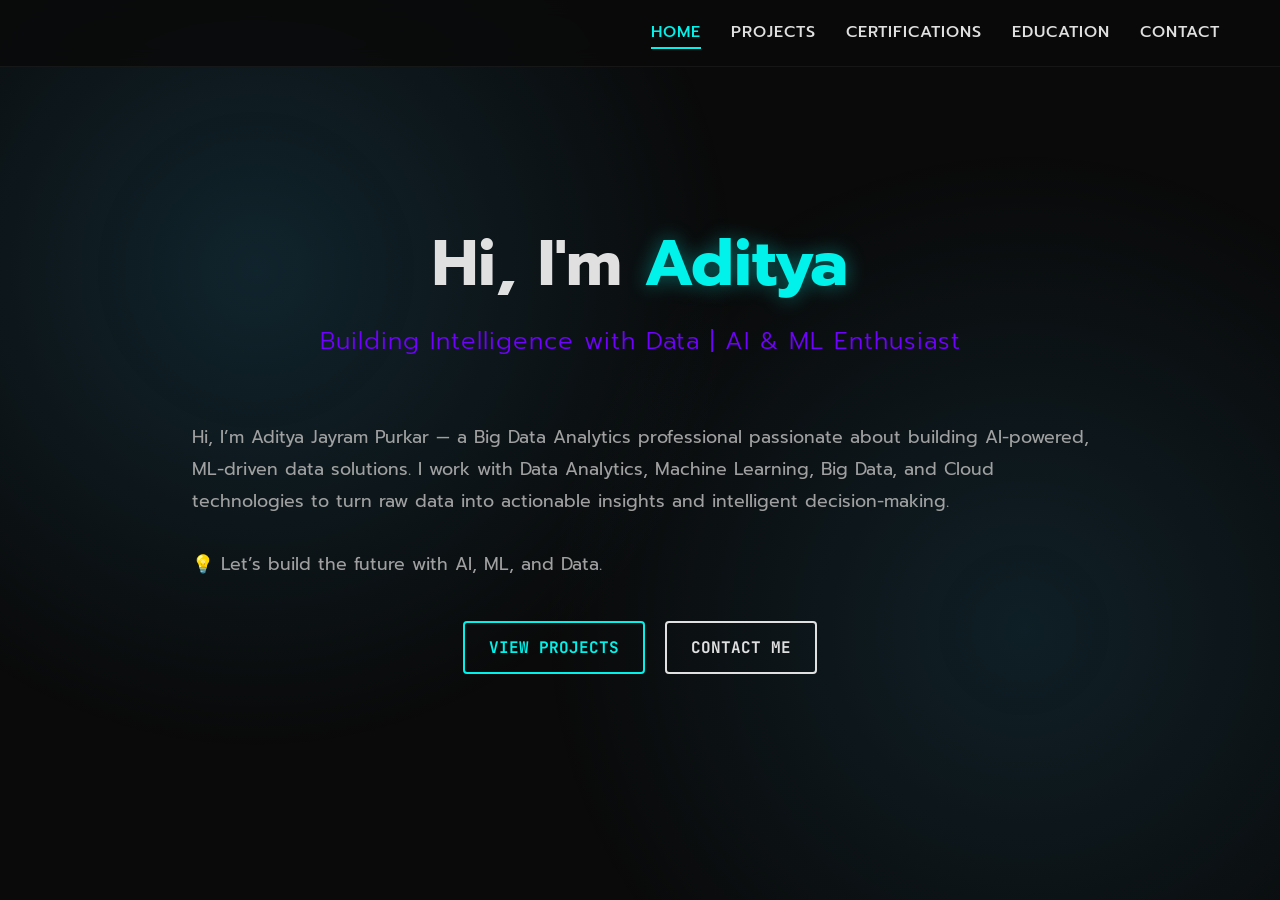
<file: index.html>
<!DOCTYPE html>
<html lang="en">

<head>
    <meta charset="UTF-8">
    <meta name="viewport" content="width=device-width, initial-scale=1.0">
    <title>Portfolio</title>
    <link rel="stylesheet" href="css/style.css">
</head>

<body>
    <!-- BACKGROUND ANIMATION -->
    <div class="animated-bg"></div>

    <!-- Navigation -->
    <nav class="navbar">
        <div class="container nav-container">
            <a href="index.html" class="logo"> <span> </span></a>
            <div class="hamburger">
                <span></span>
                <span></span>
                <span></span>
            </div>
            <ul class="nav-links">
                <li><a href="index.html" class="active">Home</a></li>
                <li><a href="projects.html">Projects</a></li>
                <li><a href="certifications.html">Certifications</a></li>
                <li><a href="education.html">Education</a></li>
                <li><a href="contact.html">Contact</a></li>
            </ul>
        </div>
    </nav>

    <!-- Hero Section -->
    <header class="hero">
        <div class="container hero-content">
            <h1 class="hidden">Hi, I'm <span class="highlight">Aditya</span></h1>
            <p class="subtitle hidden">Building Intelligence with Data | AI & ML Enthusiast</p>
            <p class="description hidden">
                Hi, I’m Aditya Jayram Purkar — a Big Data Analytics professional passionate about building AI-powered,
                ML-driven data solutions. I work with Data Analytics, Machine Learning, Big Data, and Cloud
                technologies to turn raw data into actionable insights and intelligent decision-making.

                💡 Let’s build the future with AI, ML, and Data.
            </p>
            <div class="cta-buttons hidden">
                <a href="projects.html" class="btn">View Projects</a>
                <a href="contact.html" class="btn btn-secondary">Contact Me</a>
            </div>
        </div>
    </header>

    <style>
        /* Hero Specific Styles */
        .hero {
            min-height: 100vh;
            display: flex;
            align-items: center;
            justify-content: center;
            text-align: center;
            /* background removed */
            padding: 120px 20px;
            /* Offset for fixed navbar + breathing room */
        }

        .hero h1 {
            font-size: 4rem;
            margin-bottom: 20px;
            /* Increased margin */
            font-weight: 700;
            line-height: 1.2;
        }

        .highlight {
            color: var(--accent-color);
            text-shadow: 0 0 20px var(--accent-glow);
        }

        .subtitle {
            font-size: 1.5rem;
            color: var(--secondary-accent);
            margin-bottom: 30px;
            font-weight: 300;
            letter-spacing: 1px;
        }

        .description {
            font-size: 1.1rem;
            max-width: 900px;
            /* Increased width */
            margin: 0 auto 40px;
            color: var(--text-secondary);
            white-space: pre-line;
            /* Respects user's line breaks */
            line-height: 1.8;
            text-align: justify;
            /* Better for long text blocks */
        }

        .cta-buttons {
            display: flex;
            gap: 20px;
            justify-content: center;
            flex-wrap: wrap;
            /* Buttons stack on very small screens */
        }

        .btn-secondary {
            border-color: var(--text-primary);
            color: var(--text-primary);
        }

        .btn-secondary::before {
            background: var(--text-primary);
        }

        @media (max-width: 768px) {
            .hero h1 {
                font-size: 2.5rem;
            }

            .subtitle {
                font-size: 1.2rem;
            }

            .description {
                text-align: left;
                /* Easier to read on mobile */
                font-size: 1rem;
            }
        }
    </style>

    <script src="js/script.js"></script>
</body>

</html>
</file>
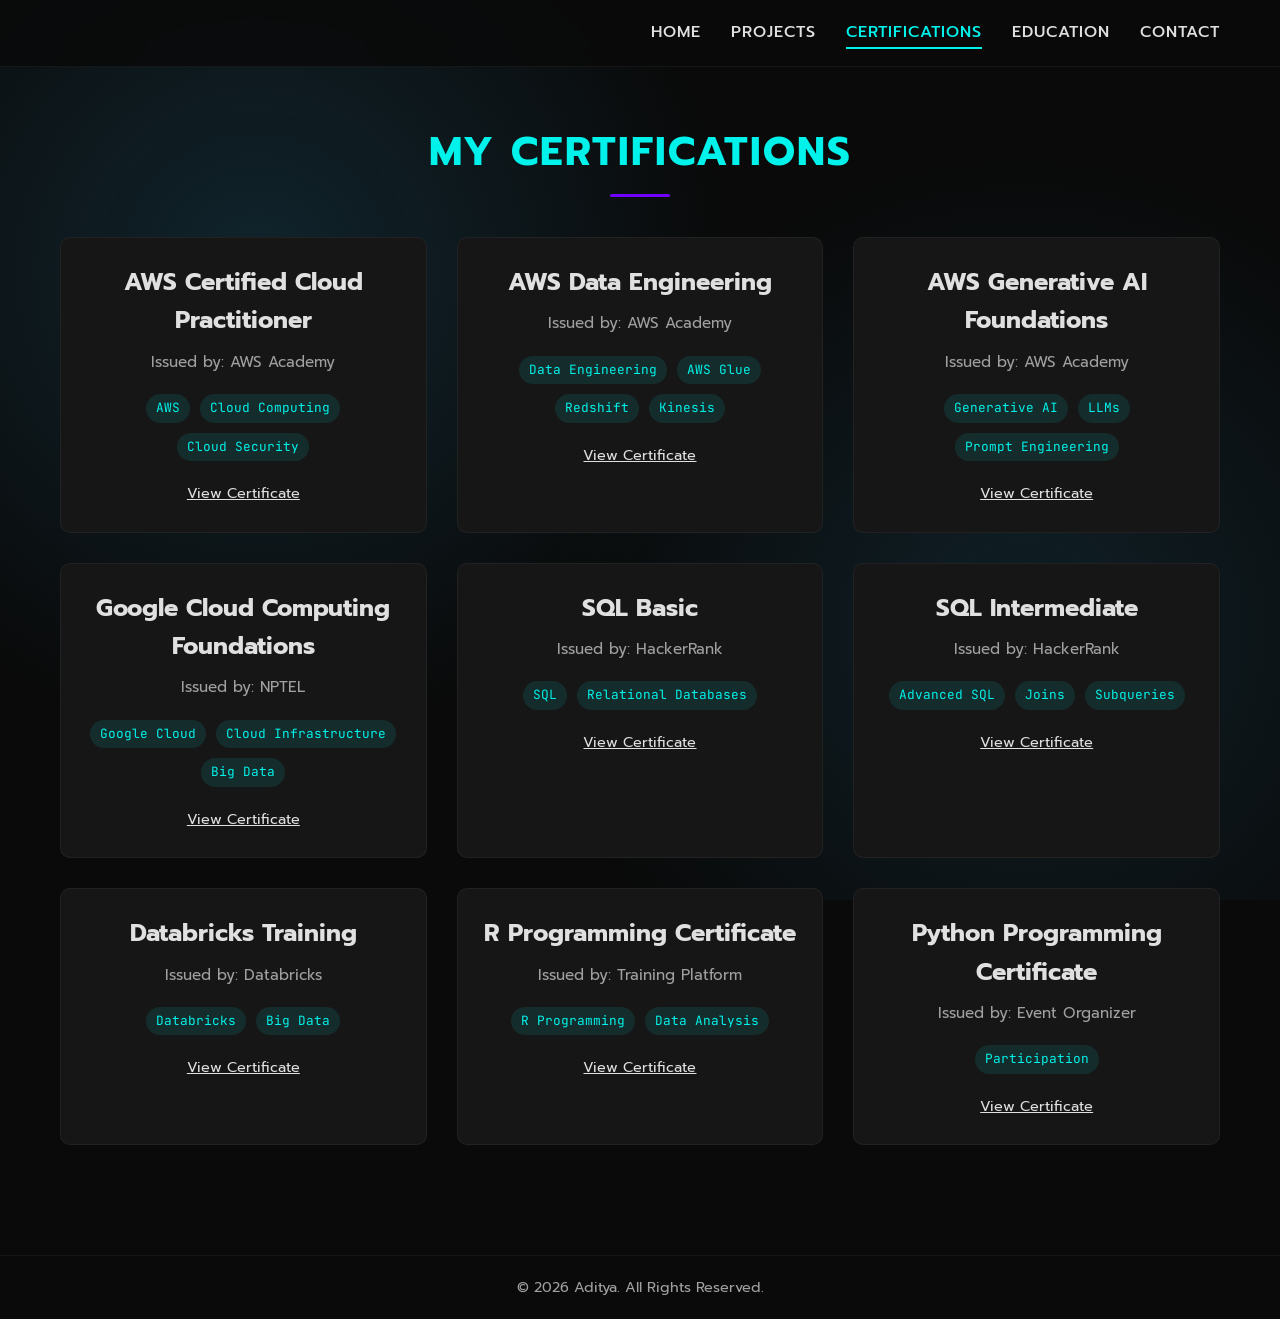
<file: certifications.html>
<!DOCTYPE html>
<html lang="en">

<head>
    <meta charset="UTF-8">
    <meta name="viewport" content="width=device-width, initial-scale=1.0">
    <title>Certifications</title>
    <link rel="stylesheet" href="css/style.css">
    <link rel="stylesheet" href="https://cdnjs.cloudflare.com/ajax/libs/font-awesome/6.4.0/css/all.min.css">
</head>

<body>
    <!-- BACKGROUND ANIMATION -->
    <div class="animated-bg"></div>

    <nav class="navbar">
        <div class="container nav-container">
            <a href="index.html" class="logo"> <span> </span></a>
            <div class="hamburger">
                <span></span>
                <span></span>
                <span></span>
            </div>
            <ul class="nav-links">
                <li><a href="index.html">Home</a></li>
                <li><a href="projects.html">Projects</a></li>
                <li><a href="certifications.html" class="active">Certifications</a></li>
                <li><a href="education.html">Education</a></li>
                <li><a href="contact.html">Contact</a></li>
            </ul>
        </div>
    </nav>

    <section class="page-section">
        <div class="container">
            <h2 class="section-title hidden">My Certifications</h2>
            <div class="projects-grid">
                <!-- Certification Card 1 -->
                <a href="assets/certifications/aws-cloud-foundations.pdf" target="_blank" class="project-card hidden">
                    <div class="card-content">
                        <h3>AWS Certified Cloud Practitioner</h3>
                        <p>Issued by: AWS Academy</p>
                        <div class="tech-stack">
                            <span>AWS</span>
                            <span>Cloud Computing</span>
                            <span>Cloud Security</span>
                        </div>
                        <span class="btn-sm">View Certificate</span>
                    </div>
                </a>

                <!-- Certification Card 2 -->
                <a href="assets/certifications/aws-data-engineering.pdf" target="_blank" class="project-card hidden">
                    <div class="card-content">
                        <h3>AWS Data Engineering</h3>
                        <p>Issued by: AWS Academy</p>
                        <div class="tech-stack">
                            <span>Data Engineering</span>
                            <span>AWS Glue</span>
                            <span>Redshift</span>
                            <span>Kinesis</span>
                        </div>
                        <span class="btn-sm">View Certificate</span>
                    </div>
                </a>

                <!-- Certification Card 3 -->
                <a href="assets/certifications/aws-generative-ai.pdf" target="_blank" class="project-card hidden">
                    <div class="card-content">
                        <h3>AWS Generative AI Foundations</h3>
                        <p>Issued by: AWS Academy</p>
                        <div class="tech-stack">
                            <span>Generative AI</span>
                            <span>LLMs</span>
                            <span>Prompt Engineering</span>
                        </div>
                        <span class="btn-sm">View Certificate</span>
                    </div>
                </a>

                <!-- Certification Card 4 -->
                <a href="assets/certifications/google-cloud-foundations.pdf" target="_blank"
                    class="project-card hidden">
                    <div class="card-content">
                        <h3>Google Cloud Computing Foundations</h3>
                        <p>Issued by: NPTEL</p>
                        <div class="tech-stack">
                            <span>Google Cloud</span>
                            <span>Cloud Infrastructure</span>
                            <span>Big Data</span>
                        </div>
                        <span class="btn-sm">View Certificate</span>
                    </div>
                </a>

                <!-- Certification Card 5 -->
                <a href="assets/certifications/sql-basic.pdf" target="_blank" class="project-card hidden">
                    <div class="card-content">
                        <h3>SQL Basic</h3>
                        <p>Issued by: HackerRank</p>
                        <div class="tech-stack">
                            <span>SQL</span>
                            <span>Relational Databases</span>
                        </div>
                        <span class="btn-sm">View Certificate</span>
                    </div>
                </a>

                <!-- Certification Card 6 -->
                <a href="assets/certifications/sql-intermediate.pdf" target="_blank" class="project-card hidden">
                    <div class="card-content">
                        <h3>SQL Intermediate</h3>
                        <p>Issued by: HackerRank</p>
                        <div class="tech-stack">
                            <span>Advanced SQL</span>
                            <span>Joins</span>
                            <span>Subqueries</span>
                        </div>
                        <span class="btn-sm">View Certificate</span>
                    </div>
                </a>

                <!-- Certification Card 7 -->
                <a href="assets/certifications/2308_3_1463377_1772541999_Databricks - Generic.pdf" target="_blank"
                    class="project-card hidden">
                    <div class="card-content">
                        <h3>Databricks Training</h3>
                        <p>Issued by: Databricks</p>
                        <div class="tech-stack">
                            <span>Databricks</span>
                            <span>Big Data</span>
                        </div>
                        <span class="btn-sm">View Certificate</span>
                    </div>
                </a>

                <!-- Certification Card 8 -->
                <a href="assets/certifications/Aditya-Purkar--R-Participant-Test-Certificate.pdf" target="_blank"
                    class="project-card hidden">
                    <div class="card-content">
                        <h3>R Programming Certificate</h3>
                        <p>Issued by: Training Platform</p>
                        <div class="tech-stack">
                            <span>R Programming</span>
                            <span>Data Analysis</span>
                        </div>
                        <span class="btn-sm">View Certificate</span>
                    </div>
                </a>

                <!-- Certification Card 9 -->
                <a href="assets/certifications/ADITYA-PURKAR-Participant-Certificate.pdf" target="_blank"
                    class="project-card hidden">
                    <div class="card-content">
                        <h3>Python Programming Certificate</h3>
                        <p>Issued by: Event Organizer</p>
                        <div class="tech-stack">
                            <span>Participation</span>
                        </div>
                        <span class="btn-sm">View Certificate</span>
                    </div>
                </a>
            </div>
        </div>
    </section>

    <footer>
        <p>&copy; 2026 Aditya. All Rights Reserved.</p>
    </footer>

    <script src="js/script.js"></script>
</body>

</html>
</file>
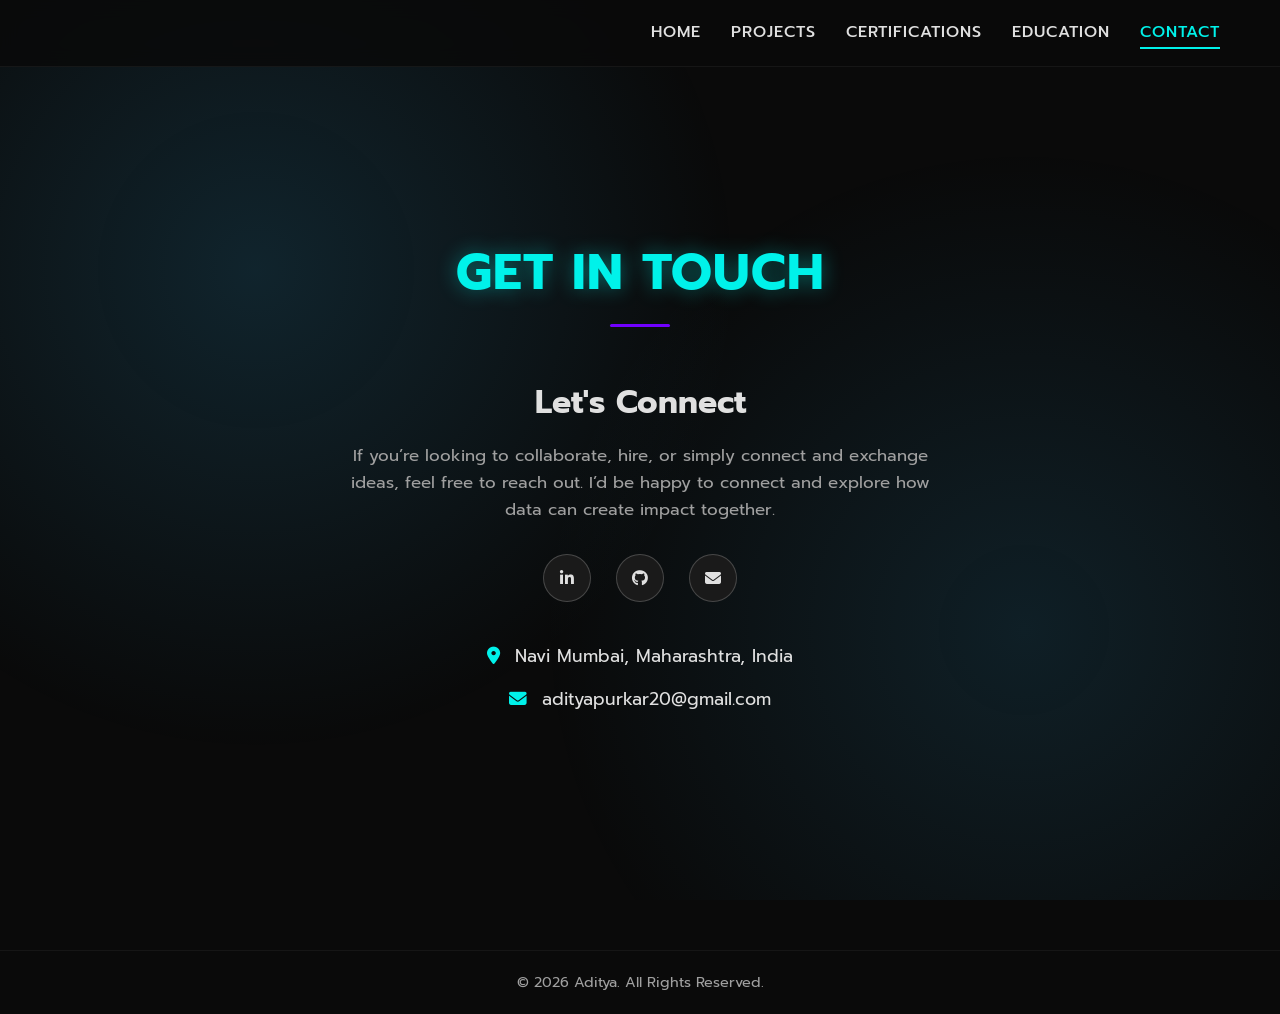
<file: contact.html>
<!DOCTYPE html>
<html lang="en">

<head>
    <meta charset="UTF-8">
    <meta name="viewport" content="width=device-width, initial-scale=1.0">
    <title>Contact</title>

    <!-- Font Awesome -->
    <link rel="stylesheet" href="https://cdnjs.cloudflare.com/ajax/libs/font-awesome/6.4.0/css/all.min.css">
    <link rel="stylesheet" href="css/style.css">

    <style>
        /* ================= NAVBAR ================= */
        /* Navbar styles now handled by style.css */



        /* ================= PAGE ================= */
        .page-section {
            min-height: 100vh;
            padding: 120px 20px 60px;
            display: flex;
            justify-content: center;
            align-items: center;
            text-align: center;
        }

        .page-section .container {
            max-width: 900px;
            width: 100%;
        }

        /* CENTERED TITLE */
        .section-title {
            font-size: 3.2rem;
            margin-bottom: 50px;
            text-align: center;
            letter-spacing: 1px;
            text-shadow: 0 0 20px var(--accent-glow);
            /* Reset global positioning to fix centering */
            position: static;
            transform: none;
            left: auto;
            display: inline-block;
        }

        /* ================= CONTACT CONTENT ================= */
        .contact-container {
            display: flex;
            justify-content: center;
        }

        .contact-info {
            max-width: 600px;
        }

        .contact-info h3 {
            font-size: 2rem;
            margin-bottom: 15px;
        }

        .contact-info p {
            color: var(--text-secondary);
            margin-bottom: 30px;
            font-size: 1.05rem;
        }

        .social-links {
            display: flex;
            justify-content: center;
            gap: 25px;
            margin-bottom: 40px;
        }

        .social-icon {
            width: 48px;
            height: 48px;
            border-radius: 50%;
            border: 1px solid rgba(255, 255, 255, 0.2);
            display: flex;
            align-items: center;
            justify-content: center;
            color: var(--text-primary);
            transition: all 0.3s;
            background: var(--surface-color);
        }

        .social-icon:hover {
            color: var(--accent-color);
            border-color: var(--accent-color);
            box-shadow: 0 0 18px var(--accent-glow);
            transform: translateY(-4px);
        }

        .info-item {
            display: flex;
            justify-content: center;
            align-items: center;
            gap: 15px;
            margin-bottom: 15px;
            font-size: 1.1rem;
        }

        .info-item i {
            color: var(--accent-color);
        }

        footer {
            text-align: center;
            padding: 20px;
            color: var(--text-secondary);
            font-size: 0.9rem;
        }

        @media (max-width: 768px) {
            .section-title {
                font-size: 2.4rem;
            }
        }
    </style>
</head>

<body>

    <!-- BACKGROUND ANIMATION -->
    <div class="animated-bg"></div>

    <!-- NAVBAR -->
    <!-- NAVBAR -->
    <nav class="navbar">
        <div class="container nav-container">
            <a href="index.html" class="logo"> <span> </span></a>
            <div class="hamburger">
                <span></span>
                <span></span>
                <span></span>
            </div>
            <ul class="nav-links">
                <li><a href="index.html">Home</a></li>
                <li><a href="projects.html">Projects</a></li>
                <li><a href="certifications.html">Certifications</a></li>
                <li><a href="education.html">Education</a></li>
                <li><a href="contact.html" class="active">Contact</a></li>
            </ul>
        </div>
    </nav>

    <!-- CONTACT SECTION -->
    <section class="page-section">
        <div class="container">
            <h2 class="section-title">Get In Touch</h2>

            <div class="contact-container">
                <div class="contact-info">
                    <h3>Let's Connect</h3>
                    <p>
                        If you’re looking to collaborate, hire, or simply connect and exchange ideas, feel free to reach
                        out. I’d be happy to connect and explore how data can create impact together.
                    </p>

                    <div class="social-links">
                        <a href="https://www.linkedin.com/in/aditya-purkar-nyc" target="_blank" class="social-icon">
                            <i class="fab fa-linkedin-in"></i>
                        </a>
                        <a href="https://github.com/AdityaPurkar14" target="_blank" class="social-icon">
                            <i class="fab fa-github"></i>
                        </a>
                        <a href="mailto:adityapurkar20@gmail.com" class="social-icon">
                            <i class="fas fa-envelope"></i>
                        </a>
                    </div>

                    <div class="info-item">
                        <i class="fas fa-map-marker-alt"></i>
                        <span>Navi Mumbai, Maharashtra, India</span>
                    </div>
                    <div class="info-item">
                        <i class="fas fa-envelope"></i>
                        <span>adityapurkar20@gmail.com</span>
                    </div>
                </div>
            </div>
        </div>
    </section>

    <footer>
        <p>&copy; 2026 Aditya. All Rights Reserved.</p>
    </footer>


    <script src="js/script.js"></script>
</body>

</html>
</file>
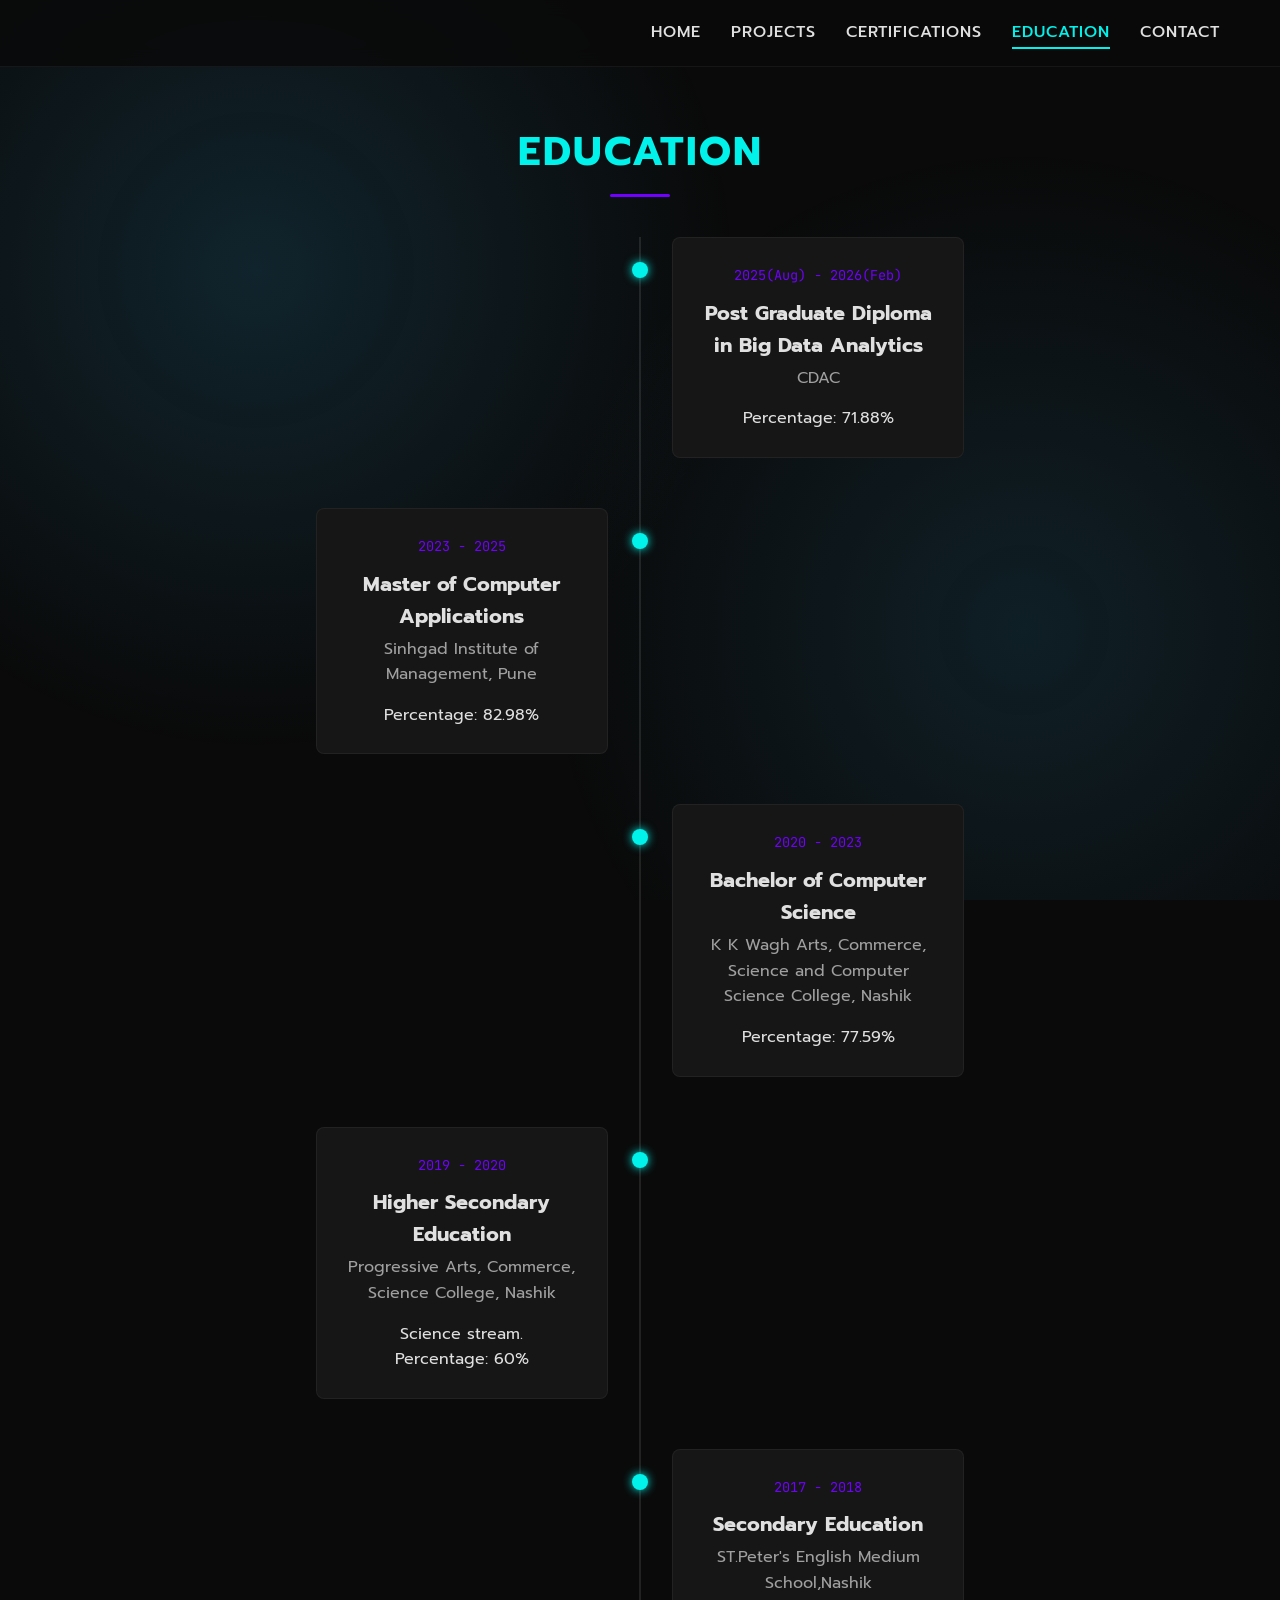
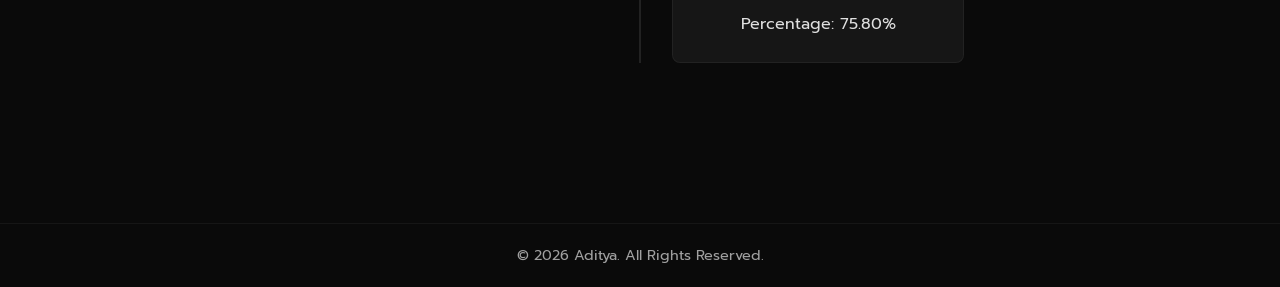
<file: education.html>
<!DOCTYPE html>
<html lang="en">

<head>
    <meta charset="UTF-8">
    <meta name="viewport" content="width=device-width, initial-scale=1.0">
    <title>Education</title>
    <link rel="stylesheet" href="css/style.css">
</head>

<body>
    <!-- BACKGROUND ANIMATION -->
    <div class="animated-bg"></div>

    <nav class="navbar">
        <div class="container nav-container">
            <a href="index.html" class="logo"> <span> </span></a>
            <div class="hamburger">
                <span></span>
                <span></span>
                <span></span>
            </div>
            <ul class="nav-links">
                <li><a href="index.html">Home</a></li>
                <li><a href="projects.html">Projects</a></li>
                <li><a href="certifications.html">Certifications</a></li>
                <li><a href="education.html" class="active">Education</a></li>
                <li><a href="contact.html">Contact</a></li>
            </ul>
        </div>
    </nav>

    <section class="page-section">
        <div class="container">
            <h2 class="section-title hidden">Education</h2>
            <div class="timeline">
                <!-- Timeline Item 1 -->
                <div class="timeline-item hidden">
                    <div class="timeline-dot"></div>
                    <div class="timeline-content">
                        <span class="date">2025(Aug) - 2026(Feb)</span>
                        <h3>Post Graduate Diploma in Big Data Analytics</h3>
                        <h4>CDAC</h4>
                        <p>Percentage: 71.88%</p>
                    </div>
                </div>

                <div class="timeline-item hidden">
                    <div class="timeline-dot"></div>
                    <div class="timeline-content">
                        <span class="date">2023 - 2025</span>
                        <h3>Master of Computer Applications</h3>
                        <h4>Sinhgad Institute of Management, Pune</h4>
                        <p>Percentage: 82.98%</p>
                    </div>
                </div>


                <div class="timeline-item hidden">
                    <div class="timeline-dot"></div>
                    <div class="timeline-content">
                        <span class="date">2020 - 2023</span>
                        <h3>Bachelor of Computer Science</h3>
                        <h4>K K Wagh Arts, Commerce, Science and Computer Science College, Nashik</h4>
                        <p>Percentage: 77.59%</p>
                    </div>
                </div>



                <!-- Timeline Item 2 -->
                <div class="timeline-item hidden">
                    <div class="timeline-dot"></div>
                    <div class="timeline-content">
                        <span class="date">2019 - 2020</span>
                        <h3>Higher Secondary Education</h3>
                        <h4>Progressive Arts, Commerce, Science College, Nashik</h4>
                        <p>Science stream.</p>
                        <p>Percentage: 60%</p>
                    </div>
                </div>

                <!-- Timeline Item 3 -->
                <div class="timeline-item hidden">
                    <div class="timeline-dot"></div>
                    <div class="timeline-content">
                        <span class="date">2017 - 2018</span>
                        <h3>Secondary Education</h3>
                        <h4>ST.Peter's English Medium School,Nashik</h4>
                        <p>Percentage: 75.80%</p>
                    </div>
                </div>
            </div>
        </div>
    </section>

    <footer>
        <p>&copy; 2026 Aditya. All Rights Reserved.</p>
    </footer>

    <style>
        .page-section {
            padding: 120px 0 60px;
            min-height: 100vh;
            display: flex;
            flex-direction: column;
            justify-content: center;
        }

        .timeline {
            position: relative;
            max-width: 800px;
            margin: 40px auto 0;
        }

        .timeline::before {
            content: '';
            position: absolute;
            left: 50%;
            top: 0;
            width: 2px;
            height: 100%;
            background: rgba(255, 255, 255, 0.1);
            transform: translateX(-50%);
        }

        .timeline-item {
            margin-bottom: 50px;
            position: relative;
            width: 100%;
        }

        .timeline-item:nth-child(odd) .timeline-content {
            margin-left: auto;
            /* text-align: left; Removed to enforce center */
        }

        .timeline-item:nth-child(even) .timeline-content {
            margin-right: auto;
            /* text-align: right; Removed to enforce center */
        }

        /* Adjust for even items to pull left */
        .timeline-item:nth-child(even) {
            display: flex;
            justify-content: flex-end;
            /* This was tricky, actually we control content width */
        }

        /* Simpler approach for centered line */
        .timeline-item {
            display: flex;
            justify-content: center;
        }

        .timeline-content {
            width: 45%;
            background: var(--card-bg);
            padding: 25px;
            border-radius: 8px;
            border: 1px solid rgba(255, 255, 255, 0.05);
            position: relative;
            transition: transform 0.3s;
            text-align: center;
            /* Centered content */
        }

        .timeline-item:nth-child(odd) {
            justify-content: flex-start;
        }

        .timeline-item:nth-child(even) {
            justify-content: flex-end;
        }

        .timeline-item:hover .timeline-content {
            border-color: var(--accent-color);
            transform: scale(1.02);
        }

        .timeline-dot {
            position: absolute;
            left: 50%;
            top: 25px;
            width: 16px;
            height: 16px;
            background: var(--accent-color);
            border-radius: 50%;
            transform: translateX(-50%);
            box-shadow: 0 0 10px var(--accent-color);
            z-index: 10;
        }

        .date {
            display: inline-block;
            font-family: var(--font-mono);
            font-size: 0.85rem;
            color: var(--secondary-accent);
            margin-bottom: 10px;
        }

        .timeline-content h3 {
            font-size: 1.25rem;
            margin-bottom: 5px;
            color: var(--text-primary);
        }

        .timeline-content h4 {
            font-size: 1rem;
            color: var(--text-secondary);
            margin-bottom: 15px;
            font-weight: 400;
        }

        @media (max-width: 768px) {
            .timeline::before {
                left: 20px;
            }

            .timeline-dot {
                left: 20px;
            }

            .timeline-content {
                width: calc(100% - 60px);
                margin-left: 60px !important;
                text-align: center !important;
                /* Changed to center */
            }

            .timeline-item {
                justify-content: flex-start !important;
                /* Force all to start */
            }
        }
    </style>

    <script src="js/script.js"></script>
</body>

</html>
</file>
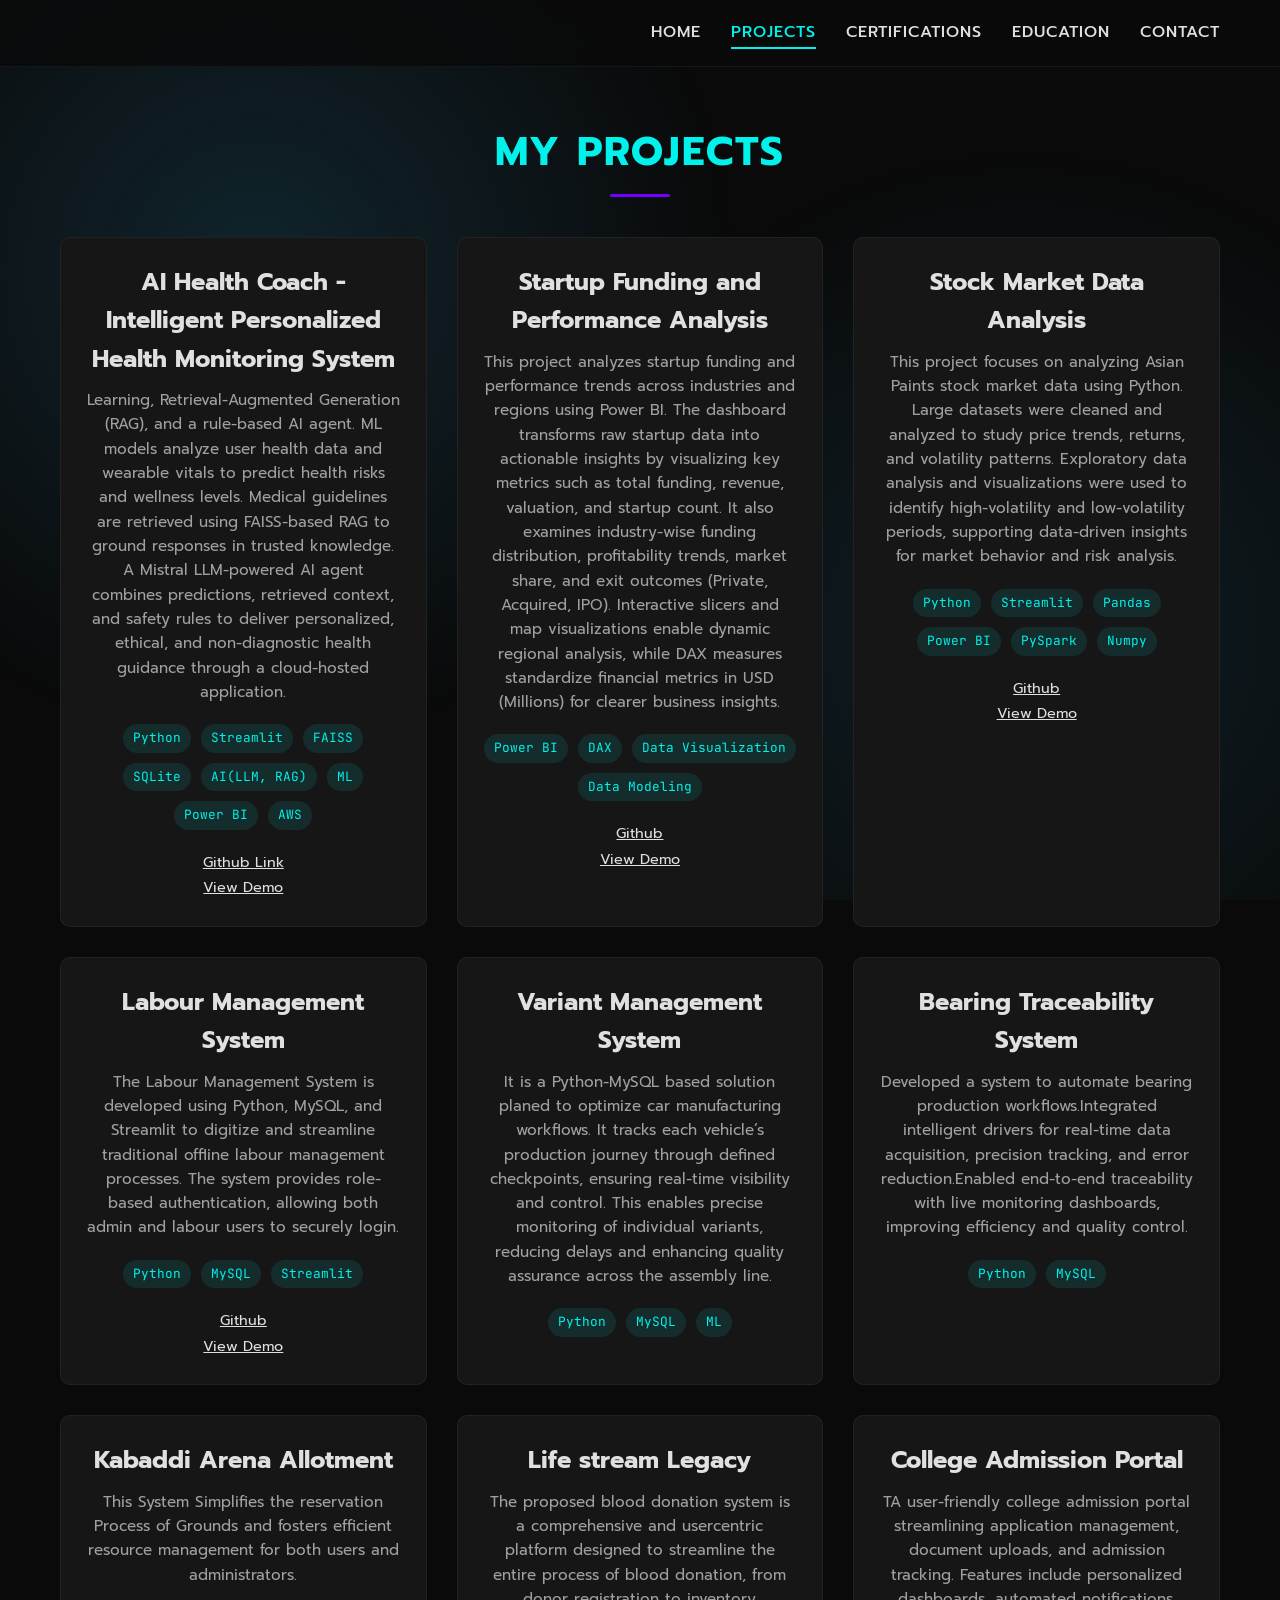
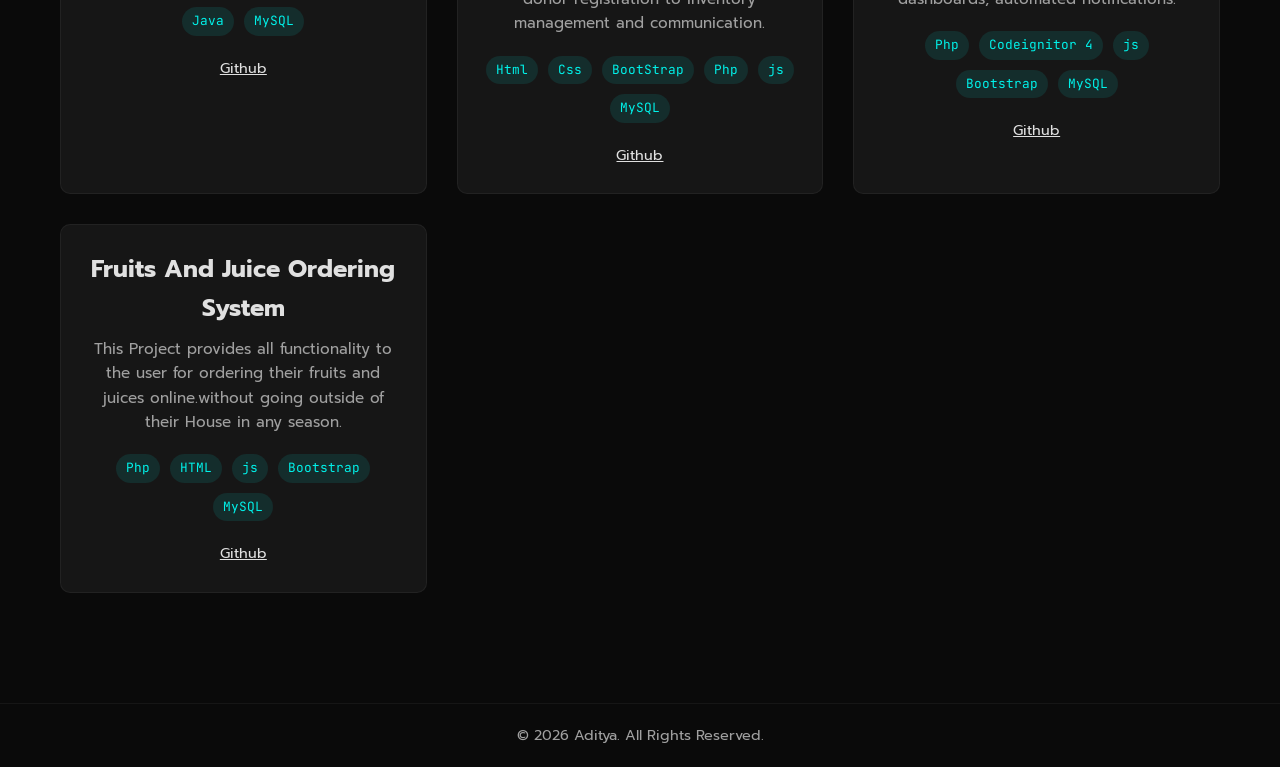
<file: projects.html>
<!DOCTYPE html>
<html lang="en">

<head>
    <meta charset="UTF-8">
    <meta name="viewport" content="width=device-width, initial-scale=1.0">
    <title>Projects</title>
    <link rel="stylesheet" href="css/style.css">
</head>

<body>
    <!-- BACKGROUND ANIMATION -->
    <div class="animated-bg"></div>

    <nav class="navbar">
        <div class="container nav-container">
            <a href="index.html" class="logo"> <span> </span></a>
            <div class="hamburger">
                <span></span>
                <span></span>
                <span></span>
            </div>
            <ul class="nav-links">
                <li><a href="index.html">Home</a></li>
                <li><a href="projects.html" class="active">Projects</a></li>
                <li><a href="certifications.html">Certifications</a></li>
                <li><a href="education.html">Education</a></li>
                <li><a href="contact.html">Contact</a></li>
            </ul>
        </div>
    </nav>

    <section class="page-section">
        <div class="container">
            <h2 class="section-title hidden">My Projects</h2>
            <div class="projects-grid">
                <!-- Project Card 1 -->
                <article class="project-card hidden">
                    <div class="card-content">
                        <h3>AI Health Coach - Intelligent Personalized Health Monitoring System</h3>
                        <p>Learning, Retrieval-Augmented Generation (RAG), and a rule-based AI agent. ML models analyze
                            user health data
                            and wearable vitals to predict health risks and wellness levels. Medical guidelines are
                            retrieved using FAISS-based
                            RAG to ground responses in trusted knowledge. A Mistral LLM-powered AI agent combines
                            predictions, retrieved
                            context, and safety rules to deliver personalized, ethical, and non-diagnostic health
                            guidance through a cloud-hosted
                            application.</p>
                        <div class="tech-stack">
                            <span>Python</span>
                            <span>Streamlit</span>
                            <span>FAISS</span>
                            <span>SQLite</span>
                            <span>AI(LLM, RAG)</span>
                            <span>ML</span>
                            <span> Power BI</span>
                            <span>AWS</span>
                        </div>
                        <a href="https://github.com/AdityaPurkar14/AI-Driven-Health-Coach.git" class="btn-sm">Github
                            Link</a><br>
                        <a href="#" class="btn-sm">View Demo</a>
                    </div>
                </article>

                <!-- Project Card 2 -->
                <article class="project-card hidden">
                    <div class="card-content">
                        <h3>Startup Funding and Performance Analysis</h3>
                        <p>This project analyzes startup funding and performance trends across industries and regions
                            using Power BI. The dashboard transforms raw startup data into actionable insights by
                            visualizing key metrics such as total funding, revenue, valuation, and startup count. It
                            also examines industry-wise funding distribution, profitability trends, market share, and
                            exit outcomes (Private, Acquired, IPO). Interactive slicers and map visualizations enable
                            dynamic regional analysis, while DAX measures standardize financial metrics in USD
                            (Millions) for clearer business insights.</p>
                        <div class="tech-stack">
                            <span> Power BI</span>
                            <span> DAX</span>
                            <span> Data Visualization</span>
                            <span> Data Modeling</span>
                        </div>
                        <a href="https://github.com/AdityaPurkar14/Startup-Funding-and-Performance-Analysis.git"
                            class="btn-sm">Github
                        </a><br>
                        <a href="demo/StartupFudig ad Performacedemo.mp4" target="_blank" class="btn-sm">View Demo</a>
                    </div>
                </article>

                <!-- Project Card 2 -->
                <article class="project-card hidden">
                    <div class="card-content">
                        <h3>Stock Market Data Analysis</h3>
                        <p>This project focuses on analyzing Asian Paints stock market data using Python. Large datasets
                            were cleaned and
                            analyzed to study price trends, returns, and volatility patterns. Exploratory data analysis
                            and visualizations were
                            used to identify high-volatility and low-volatility periods, supporting data-driven insights
                            for market behavior and
                            risk analysis.</p>
                        <div class="tech-stack">
                            <span>Python</span>
                            <span>Streamlit</span>
                            <span>Pandas</span>
                            <span> Power BI</span>
                            <span> PySpark</span>
                            <span> Numpy</span>
                        </div>
                        <a href="https://github.com/AdityaPurkar14/Stock-Market-Data-Analysis.git" class="btn-sm">Github
                        </a><br>
                        <a href="#" class="btn-sm">View Demo</a>
                    </div>
                </article>

                <!-- Project Card 3 -->
                <article class="project-card hidden">
                    <div class="card-content">
                        <h3>Labour Management System</h3>
                        <p>The Labour Management System is developed using Python, MySQL, and Streamlit to digitize and
                            streamline
                            traditional offline labour management processes. The system provides role-based
                            authentication, allowing both
                            admin and labour users to securely login.</p>
                        <div class="tech-stack">
                            <span>Python</span>
                            <span>MySQL</span>
                            <span>Streamlit</span>
                        </div>
                        <a href="https://github.com/AdityaPurkar14/labour-management-System.git"
                            class="btn-sm">Github</a><br>
                        <a href="#" class="btn-sm">View Demo</a>
                    </div>
                </article>

                <!-- Project Card 3 -->
                <article class="project-card hidden">
                    <div class="card-content">
                        <h3>Variant Management System</h3>
                        <p>It is a Python-MySQL based solution planed to optimize car manufacturing workflows. It
                            tracks each vehicle’s production
                            journey through defined checkpoints, ensuring real-time visibility and control. This enables
                            precise monitoring of individual variants, reducing delays and enhancing quality assurance
                            across the assembly line.</p>
                        <div class="tech-stack">
                            <span>Python</span>
                            <span>MySQL</span>
                            <span>ML</span>
                        </div>

                    </div>
                </article>

                <!-- Project Card 3 -->
                <article class="project-card hidden">
                    <div class="card-content">
                        <h3>Bearing Traceability System</h3>
                        <p>Developed a system to automate bearing production workflows.Integrated intelligent drivers
                            for real-time data acquisition, precision tracking, and error reduction.Enabled end-to-end
                            traceability with live monitoring dashboards, improving efficiency and quality control.</p>
                        <div class="tech-stack">
                            <span>Python</span>
                            <span>MySQL</span>
                        </div>

                    </div>
                </article>



                <!-- Project Card 2 -->
                <article class="project-card hidden">
                    <div class="card-content">
                        <h3>Kabaddi Arena Allotment</h3>
                        <p>This System Simplifies the reservation Process of
                            Grounds and fosters efficient resource management for
                            both users and administrators.</p>
                        <div class="tech-stack">
                            <span>Java</span>
                            <span>MySQL</span>
                        </div>
                        <a href="https://github.com/AdityaPurkar14/Kabaddi-Arena-Allotment" class="btn-sm">Github
                        </a><br>

                    </div>
                </article>

                <!-- Project Card 2 -->
                <article class="project-card hidden">
                    <div class="card-content">
                        <h3>Life stream Legacy</h3>
                        <p>The proposed blood donation system is a comprehensive and usercentric
                            platform designed to streamline the entire process of blood donation, from donor
                            registration
                            to inventory management and communication.</p>
                        <div class="tech-stack">
                            <span>Html</span>
                            <span>Css</span>
                            <span>BootStrap</span>
                            <span>Php</span>
                            <span>js</span>
                            <span>MySQL</span>
                        </div>
                        <a href="https://github.com/AdityaPurkar14/BloodDonation-By-Using-Location-.git"
                            class="btn-sm">Github
                        </a><br>
                    </div>
                </article>

                <!-- Project Card 2 -->
                <article class="project-card hidden">
                    <div class="card-content">
                        <h3>College Admission Portal</h3>
                        <p>TA user-friendly college admission portal streamlining application management, document
                            uploads, and admission tracking. Features include personalized dashboards, automated
                            notifications.</p>
                        <div class="tech-stack">
                            <span>Php</span>
                            <span>Codeignitor 4</span>
                            <span>js</span>
                            <span>Bootstrap</span>
                            <span> MySQL</span>
                        </div>
                        <a href="https://github.com/AdityaPurkar14/College-Admission-Portal" class="btn-sm">Github
                        </a><br>

                    </div>
                </article>

                <!-- Project Card 3 -->
                <article class="project-card hidden">
                    <div class="card-content">
                        <h3>Fruits And Juice Ordering System</h3>
                        <p>This Project provides all functionality to the
                            user for ordering their fruits and juices online.without
                            going outside of their House in any season.</p>
                        <div class="tech-stack">
                            <span>Php</span>
                            <span>HTML</span>
                            <span>js</span>
                            <span>Bootstrap</span>
                            <span> MySQL</span>
                        </div>
                        <a href="https://github.com/AdityaPurkar14/labour-management-System.git"
                            class="btn-sm">Github</a>
                    </div>
                </article>

                <!-- Add more project cards here -->
            </div>
        </div>
    </section>

    <footer>
        <p>&copy; 2026 Aditya. All Rights Reserved.</p>
    </footer>

    <style>
        /* Styles moved to css/style.css */
    </style>

    <script src="js/script.js"></script>
</body>

</html>
</file>
<file: css/style.css>
/* Google Fonts Import */
@import url('https://fonts.googleapis.com/css2?family=Prompt:ital,wght@0,100;0,200;0,300;0,400;0,500;0,600;0,700;0,800;0,900;1,100;1,200;1,300;1,400;1,500;1,600;1,700;1,800;1,900&display=swap');
@import url('https://fonts.googleapis.com/css2?family=JetBrains+Mono:wght@400;700&display=swap');

:root {
    --bg-color: #0a0a0a;
    --surface-color: #1a1a1a;
    --card-bg: #161616;
    --text-primary: #e0e0e0;
    --text-secondary: #a0a0a0;
    --accent-color: #00f2ea;
    --accent-glow: rgba(0, 242, 234, 0.4);
    --secondary-accent: #7000ff;
    --gradient-bg: linear-gradient(135deg, #0a0a0a 0%, #1a1a1a 100%);
    --font-heading: 'Prompt', sans-serif;
    --font-body: 'Prompt', sans-serif;
    --font-mono: 'JetBrains Mono', monospace;
    --transition-speed: 0.3s;
}

/* Global Reset */
* {
    margin: 0;
    padding: 0;
    box-sizing: border-box;
    scroll-behavior: smooth;
}

body {
    background-color: var(--bg-color);
    color: var(--text-primary);
    font-family: var(--font-body);
    line-height: 1.6;
    overflow-x: hidden;
}

a {
    text-decoration: none;
    color: inherit;
    transition: color var(--transition-speed);
}

ul {
    list-style: none;
}

/* Scrollbar */
::-webkit-scrollbar {
    width: 10px;
}

::-webkit-scrollbar-track {
    background: var(--bg-color);
}

::-webkit-scrollbar-thumb {
    background: var(--surface-color);
    border-radius: 5px;
    border: 1px solid var(--accent-color);
}

/* Animations */
@keyframes fadeIn {
    from {
        opacity: 0;
        transform: translateY(20px);
    }

    to {
        opacity: 1;
        transform: translateY(0);
    }
}

@keyframes slideUp {
    from {
        opacity: 0;
        transform: translateY(50px);
    }

    to {
        opacity: 1;
        transform: translateY(0);
    }
}

@keyframes glow {
    0% {
        box-shadow: 0 0 5px var(--accent-glow);
    }

    50% {
        box-shadow: 0 0 20px var(--accent-glow), 0 0 10px var(--accent-color);
    }

    100% {
        box-shadow: 0 0 5px var(--accent-glow);
    }
}

/* Utility Classes */
.container {
    max-width: 1200px;
    margin: 0 auto;
    padding: 0 20px;
}

.section-title {
    font-size: 2.5rem;
    margin: 0 auto 2rem;
    /* Auto margin for centering */
    text-align: center;
    color: var(--accent-color);
    text-transform: uppercase;
    letter-spacing: 2px;
    position: relative;
    display: table;
    /* Allows centering while fitting content width */
}

.section-title::after {
    content: '';
    display: block;
    width: 60px;
    height: 3px;
    background: var(--secondary-accent);
    margin: 10px auto 0;
    border-radius: 2px;
}

.btn {
    display: inline-block;
    padding: 12px 24px;
    background: transparent;
    border: 2px solid var(--accent-color);
    color: var(--accent-color);
    font-family: var(--font-mono);
    font-weight: bold;
    text-transform: uppercase;
    cursor: pointer;
    border-radius: 4px;
    transition: all var(--transition-speed);
    position: relative;
    overflow: hidden;
    z-index: 1;
}

.btn::before {
    content: '';
    position: absolute;
    top: 0;
    left: 0;
    width: 0%;
    height: 100%;
    background: var(--accent-color);
    transition: width var(--transition-speed);
    z-index: -1;
}

.btn:hover {
    color: var(--bg-color);
    box-shadow: 0 0 15px var(--accent-glow);
}

.btn:hover::before {
    width: 100%;
}

/* Navbar */
.navbar {
    position: fixed;
    top: 0;
    left: 0;
    width: 100%;
    background: rgba(10, 10, 10, 0.85);
    backdrop-filter: blur(10px);
    padding: 20px 0;
    z-index: 1000;
    border-bottom: 1px solid rgba(255, 255, 255, 0.05);
    transition: padding 0.3s;
}

.navbar.scrolled {
    padding: 15px 0;
    box-shadow: 0 5px 20px rgba(0, 0, 0, 0.5);
}

.nav-container {
    display: flex;
    justify-content: space-between;
    align-items: center;
}

.logo {
    font-size: 1.5rem;
    font-weight: 700;
    color: var(--text-primary);
    font-family: var(--font-mono);
}

.logo span {
    color: var(--accent-color);
}

.nav-links {
    display: flex;
    gap: 30px;
}

.nav-links a {
    font-size: 1rem;
    font-weight: 500;
    text-transform: uppercase;
    letter-spacing: 1px;
    position: relative;
}

.nav-links a::after {
    content: '';
    position: absolute;
    bottom: -5px;
    left: 0;
    width: 0%;
    height: 2px;
    background: var(--accent-color);
    transition: width var(--transition-speed);
}

.nav-links a:hover::after,
.nav-links a.active::after {
    width: 100%;
}

.nav-links a:hover,
.nav-links a.active {
    color: var(--accent-color);
}

/* Mobile Menu */
.hamburger {
    display: none;
    cursor: pointer;
    flex-direction: column;
    gap: 5px;
}

.hamburger span {
    display: block;
    width: 25px;
    height: 3px;
    background: var(--text-primary);
    transition: 0.3s;
}

@media (max-width: 768px) {
    .nav-links {
        position: absolute;
        top: 100%;
        left: 0;
        width: 100%;
        background: var(--bg-color);
        flex-direction: column;
        align-items: center;
        padding: 20px 0;
        max-height: 0;
        overflow: hidden;
        transition: max-height 0.3s ease-in-out;
        border-bottom: 1px solid rgba(255, 255, 255, 0.1);
    }

    .nav-links.active {
        max-height: 300px;
    }

    .hamburger {
        display: flex;
    }
}

/* Footer */
footer {
    text-align: center;
    padding: 20px 0;
    border-top: 1px solid rgba(255, 255, 255, 0.05);
    margin-top: 50px;
    color: var(--text-secondary);
    font-size: 0.9rem;
}

/* Scroll Animation Class */
.hidden {
    opacity: 0;
    transform: translateY(30px);
    transition: all 0.8s ease-out;
}

.show {
    opacity: 1;
    transform: translateY(0);
}

/* ================= BACKGROUND ANIMATION ================= */
.animated-bg {
    position: fixed;
    inset: 0;
    z-index: -1;
    background:
        radial-gradient(circle at 20% 30%, rgba(56, 189, 248, 0.15), transparent 40%),
        radial-gradient(circle at 80% 70%, rgba(56, 189, 248, 0.12), transparent 40%);
    animation: floatBg 12s ease-in-out infinite alternate;
}

@keyframes floatBg {
    0% {
        transform: translateY(0) translateX(0);
    }

    100% {
        transform: translateY(-40px) translateX(30px);
    }
}

/* ================= PROJECT/CERTIFICATION CARD STYLES ================= */
.page-section {
    padding: 120px 0 60px;
    min-height: 100vh;
    display: flex;
    flex-direction: column;
    justify-content: center;
}

.projects-grid {
    display: grid;
    grid-template-columns: repeat(auto-fit, minmax(300px, 1fr));
    gap: 30px;
    margin-top: 40px;
    justify-content: center;
}

@media (min-width: 992px) {
    .projects-grid {
        grid-template-columns: repeat(3, 1fr);
    }
}

.project-card {
    background: var(--card-bg);
    border: 1px solid rgba(255, 255, 255, 0.05);
    border-radius: 10px;
    padding: 25px;
    transition: transform 0.3s, box-shadow 0.3s;
    position: relative;
    overflow: hidden;
    text-align: center;
    cursor: pointer;
    /* Added for clickable cards */
    display: block;
    /* Ensure anchor tag behaves like a block */
    text-decoration: none;
    /* Remove default underline from anchor */
    color: inherit;
    /* Inherit text color */
}

.project-card:hover {
    transform: translateY(-10px);
    box-shadow: 0 10px 30px rgba(0, 0, 0, 0.5);
    border-color: var(--accent-color);
}

.project-card h3 {
    font-size: 1.5rem;
    margin-bottom: 10px;
    color: var(--text-primary);
}

.project-card p {
    color: var(--text-secondary);
    font-size: 0.95rem;
    margin-bottom: 20px;
}

.tech-stack {
    display: flex;
    flex-wrap: wrap;
    gap: 10px;
    margin-bottom: 20px;
    justify-content: center;
}

.tech-stack span {
    background: rgba(0, 242, 234, 0.1);
    color: var(--accent-color);
    padding: 4px 10px;
    border-radius: 20px;
    font-size: 0.8rem;
    font-family: var(--font-mono);
}

.btn-sm {
    display: inline-block;
    font-size: 0.9rem;
    color: var(--text-primary);
    text-decoration: underline;
    transition: color 0.3s;
    position: relative;
    z-index: 2;
    /* Ensure button is clickable above card link if needed, though card is link now */
}

.btn-sm:hover {
    color: var(--accent-color);
}
</file>
